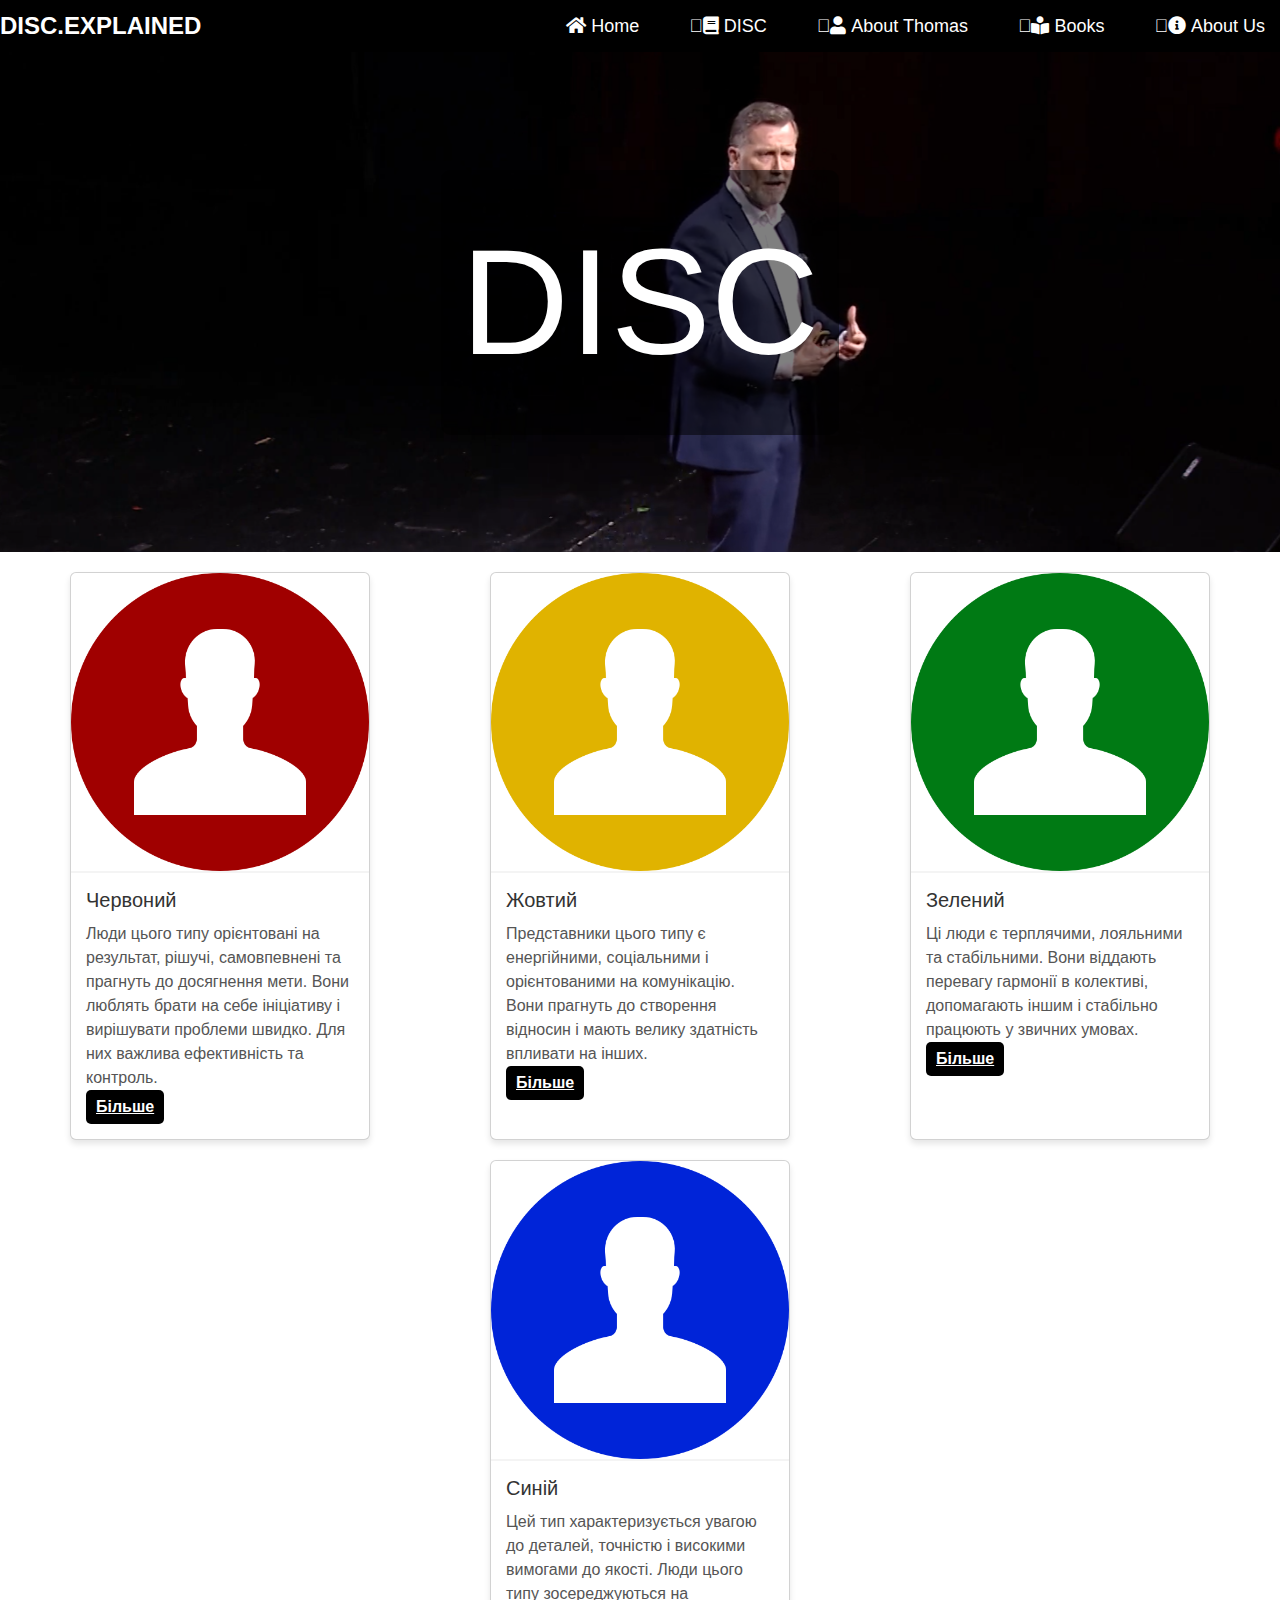
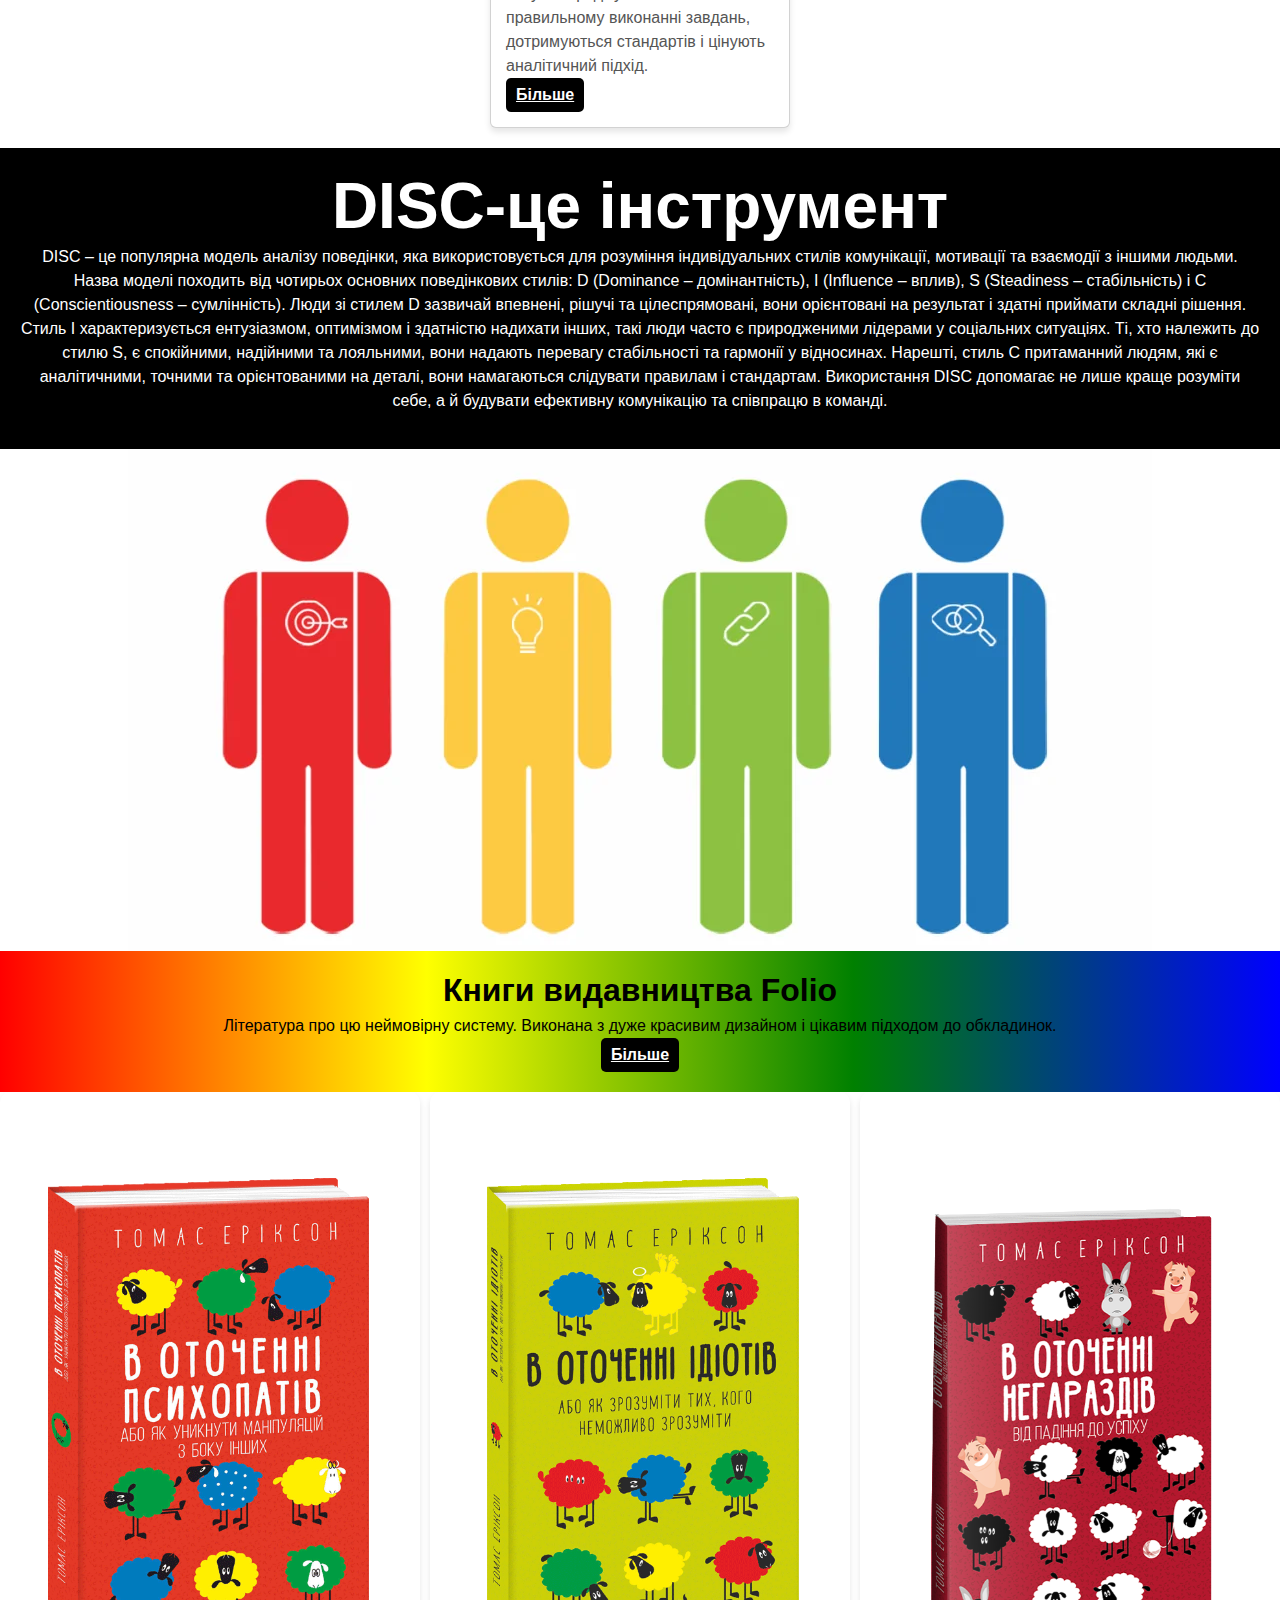
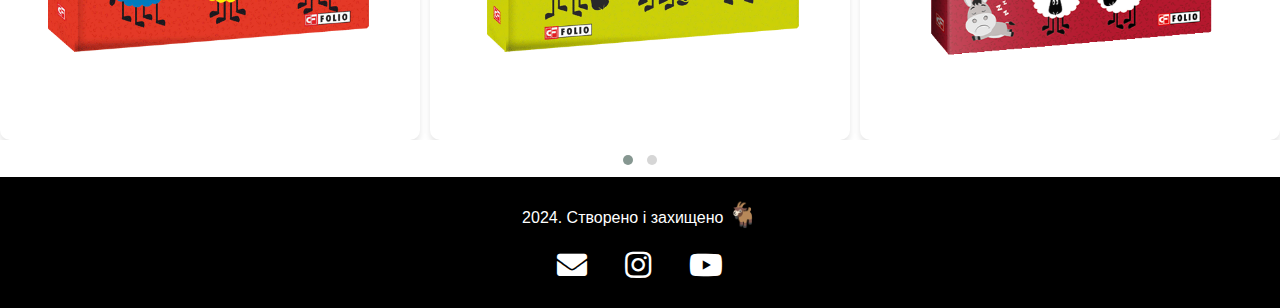
<file: index.html>
<!DOCTYPE html>
<html lang="ua">
<head>

    <meta charset="UTF-8">
    <meta name="viewport" content="width=device-width, initial-scale=1.0">
    <title>DISC.exe</title>    
    <link rel="stylesheet" href="style.css">
    <link href="https://cdn.jsdelivr.net/npm/bootstrap@5.3.0/dist/css/bootstrap.min.css" rel="stylesheet">
    <link href="https://cdnjs.cloudflare.com/ajax/libs/font-awesome/6.0.0-beta3/css/all.min.css" rel="stylesheet">
    <link rel="stylesheet" href="https://cdnjs.cloudflare.com/ajax/libs/OwlCarousel2/2.3.4/assets/owl.carousel.min.css">
    <link rel="stylesheet" href="https://cdnjs.cloudflare.com/ajax/libs/OwlCarousel2/2.3.4/assets/owl.theme.default.min.css">
    <link rel="stylesheet" href="https://cdnjs.cloudflare.com/ajax/libs/font-awesome/5.15.4/css/all.min.css">
    <link rel="icon" href="img/16.png" sizes="16x16">
    <link rel="icon" href="img/32.png" sizes="32x32">
    <link rel="icon" href="img/anbg.png" sizes="192x192">
    <link rel="icon" href="img/ansm.png" sizes="512x512">
    <link rel="apple-touch-icon" href="img/app.png" sizes="180x180">
    <link rel="icon" href="favicon.ico" type="image/x-icon">

</head>

<body>

  <div class="navbar">
    <div class="site-title">DISC.explained</div>
    <ul class="nav-links">
        <li><a href="index.html"><i class="fas fa-home"></i> Home</a></li>
        <li><a href="disc.html" class="disc-link"><i class="fas fa-book"></i> DISC</a></li>
        <li><a href="thomas.html" class="thomas-link"><i class="fas fa-user"></i> About Thomas</a></li>
        <li><a href="book.html" class="books-link"><i class="fas fa-book-reader"></i> Books</a></li>
        <li><a href="about.html" class="about-link"><i class="fas fa-info-circle"></i> About Us</a></li>
    </ul>
</div>
  
    <div class="main-header">
      <div class="header-title">DISC</div>
  </div>

    <div class="content-container">
      <div class="card">
          <img src="img/red.png" alt="Example Image">
          <div class="card-content">
              <h3>Червоний</h3>
              <p>Люди цього типу орієнтовані на результат, рішучі, самовпевнені та прагнуть до досягнення мети. Вони люблять брати на себе ініціативу і вирішувати проблеми швидко. Для них важлива ефективність та контроль.</p>
              <a href="disc.html" class="btn-link">Більше</a>
          </div>
      </div>
      <div class="card">
          <img src="img/yellow.png" alt="Example Image">
          <div class="card-content">
              <h3>Жовтий</h3>
              <p>Представники цього типу є енергійними, соціальними і орієнтованими на комунікацію. Вони прагнуть до створення відносин і мають велику здатність впливати на інших.</p>
              <a href="disc.html" class="btn-link">Більше</a>
          </div>
      </div>
      <div class="card">
          <img src="img/green.png" alt="Example Image">
          <div class="card-content">
              <h3>Зелений</h3>
              <p>Ці люди є терплячими, лояльними та стабільними. Вони віддають перевагу гармонії в колективі, допомагають іншим і стабільно працюють у звичних умовах.</p>
              <a href="disc.html" class="btn-link">Більше</a>
          </div>
      </div>
      <div class="card">
        <img src="img/blue.png" alt="Example Image">
        <div class="card-content">
            <h3>Синій</h3>
            <p>Цей тип характеризується увагою до деталей, точністю і високими вимогами до якості. Люди цього типу зосереджуються на правильному виконанні завдань, дотримуються стандартів і цінують аналітичний підхід.</p>
            <a href="disc.html" class="btn-link">Більше</a>
        </div>
    </div>
  </div>

  <div class="black-line">
    <h1>DISC-це інструмент</h1>
    <p>DISC – це популярна модель аналізу поведінки, яка використовується для розуміння індивідуальних стилів комунікації, мотивації та взаємодії з іншими людьми. Назва моделі походить від чотирьох основних поведінкових стилів: D (Dominance – домінантність), I (Influence – вплив), S (Steadiness – стабільність) і C (Conscientiousness – сумлінність). Люди зі стилем D зазвичай впевнені, рішучі та цілеспрямовані, вони орієнтовані на результат і здатні приймати складні рішення. Стиль I характеризується ентузіазмом, оптимізмом і здатністю надихати інших, такі люди часто є природженими лідерами у соціальних ситуаціях. Ті, хто належить до стилю S, є спокійними, надійними та лояльними, вони надають перевагу стабільності та гармонії у відносинах. Нарешті, стиль C притаманний людям, які є аналітичними, точними та орієнтованими на деталі, вони намагаються слідувати правилам і стандартам. Використання DISC допомагає не лише краще розуміти себе, а й будувати ефективну комунікацію та співпрацю в команді.</p>
</div>
<div style="text-align: center;">
<img src="img/aboba.webp" alt="Тут мало бути фото">
</div>

  <div class="gradient-line">
    <h1>Книги видавництва Folio</h1>
    <p>Література про цю неймовірну систему. Виконана з дуже красивим дизайном і цікавим підходом до обкладинок.</p>
    <a href="book.html" class="btn-link">Більше</a>
</div>

  <div class="owl-carousel owl-theme">
    <div class="item"><img src="img/a.png" alt="Фото A"></div>
    <div class="item"><img src="img/b.png" alt="Фото B"></div>
    <div class="item"><img src="img/c.png" alt="Фото C"></div>
    <div class="item"><img src="img/d.png" alt="Фото D"></div>
    <div class="item"><img src="img/e.png" alt="Фото E"></div>
    <div class="item"><img src="img/f.png" alt="Фото F"></div>
</div>

<script src="https://cdnjs.cloudflare.com/ajax/libs/jquery/3.6.4/jquery.min.js"></script>
<script src="https://cdnjs.cloudflare.com/ajax/libs/OwlCarousel2/2.3.4/owl.carousel.min.js"></script>
<script>
    $(document).ready(function(){
        $(".owl-carousel").owlCarousel({
            loop: true,                // Зациклення каруселі
            margin: 10,                // Відступи між слайдами
            nav: false,                // Вимкнення кнопок навігації
            autoplay: true,            // Увімкнення автопрокрутки
            autoplayTimeout: 3000,     // Час між слайдами (3 секунди)
            autoplayHoverPause: false, // Не зупиняти при наведенні
            responsive: {
                0: { items: 1 },       // 1 елемент для малих екранів
                600: { items: 2 },     // 2 елементи для середніх екранів
                1000: { items: 3 }     // 3 елементи для великих екранів
            }
        });
    });
</script>

<footer class="footer">
  <div class="footer-text">
      <p>2024. Створено і захищено <span class="goat-emoji">🐐</span></p>
  </div>
  <div class="footer-icons">
      <a href="mailto:vladyslav.dudych.pp.2023@lpnu.ua" class="footer-icon">
          <i class="fas fa-envelope"></i>
      </a>
      <a href="https://www.instagram.com/thomaseriksonwriter/?hl=ua" target="_blank" class="footer-icon">
          <i class="fab fa-instagram"></i>
      </a>
      <a href="https://www.youtube.com/results?search_query=DISC+" target="_blank" class="footer-icon">
          <i class="fab fa-youtube"></i>
      </a>
  </div>
</footer>
</body>
</html>
</file>
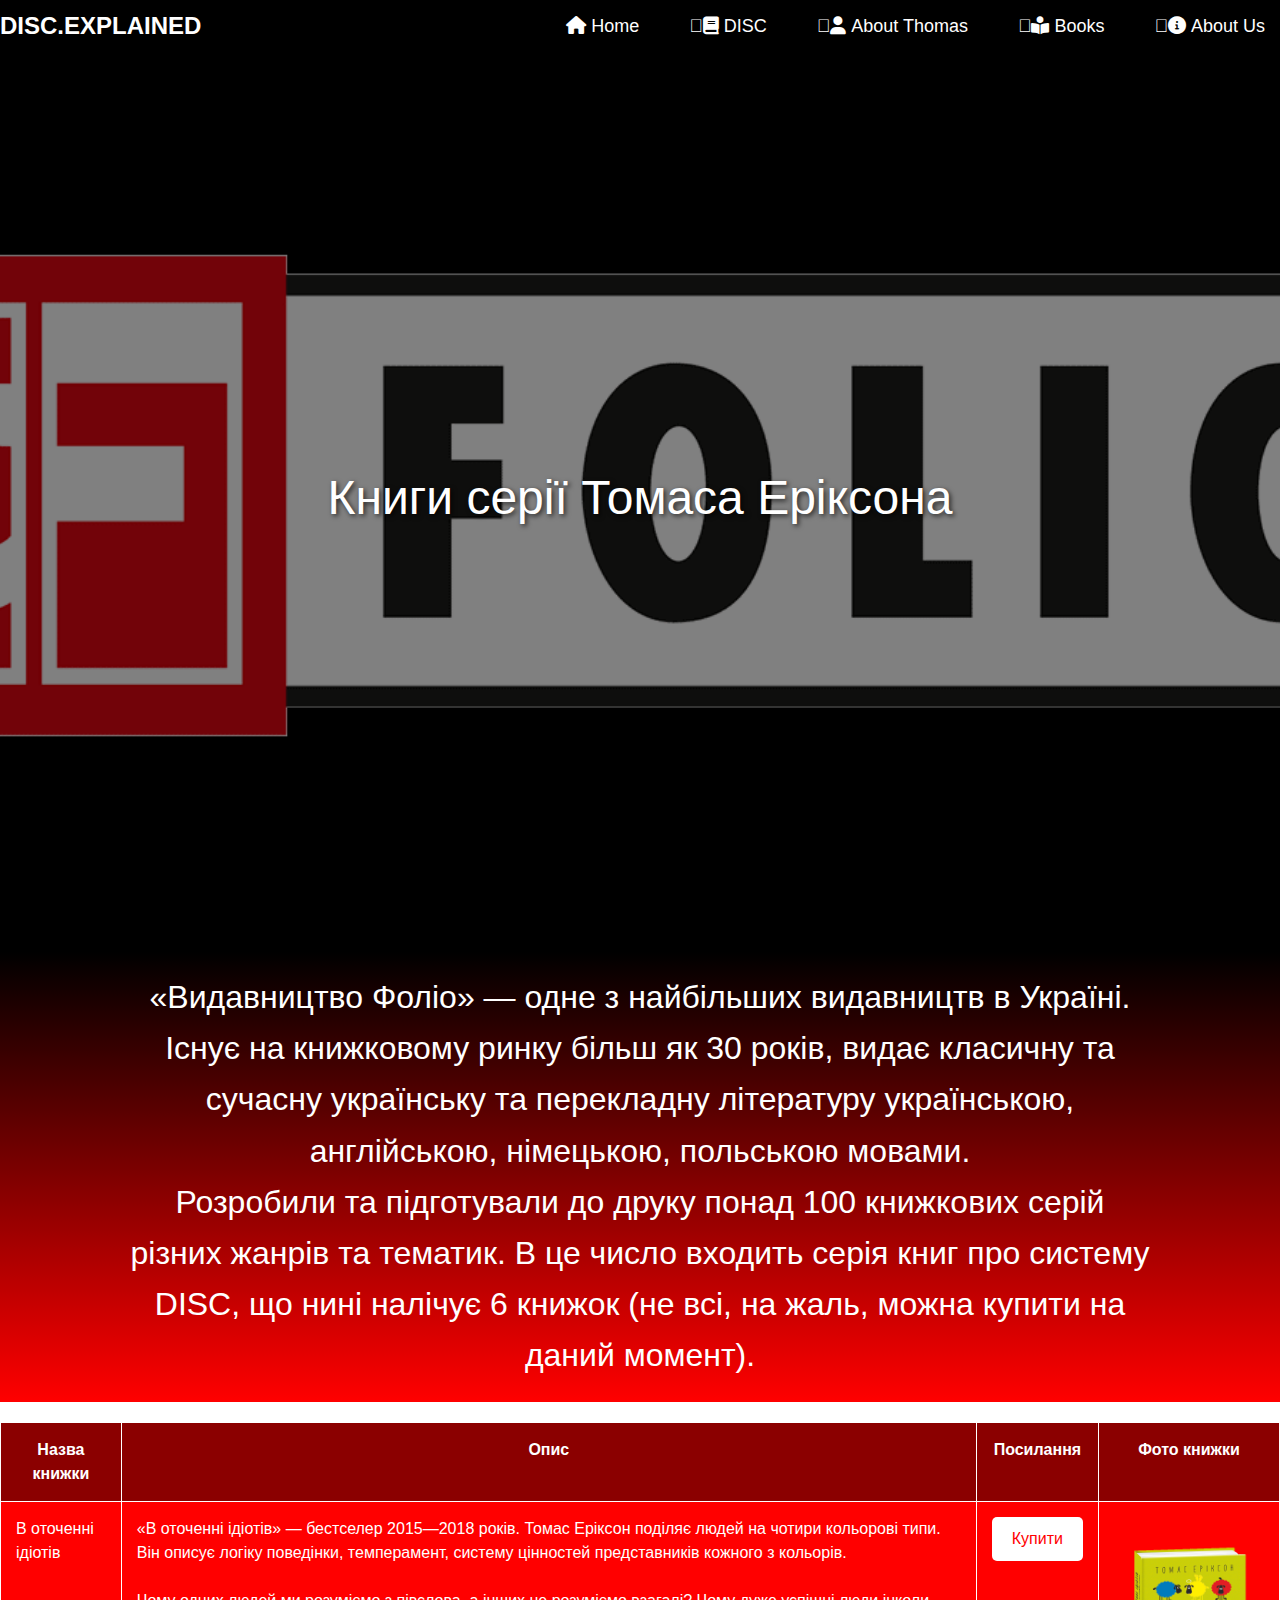
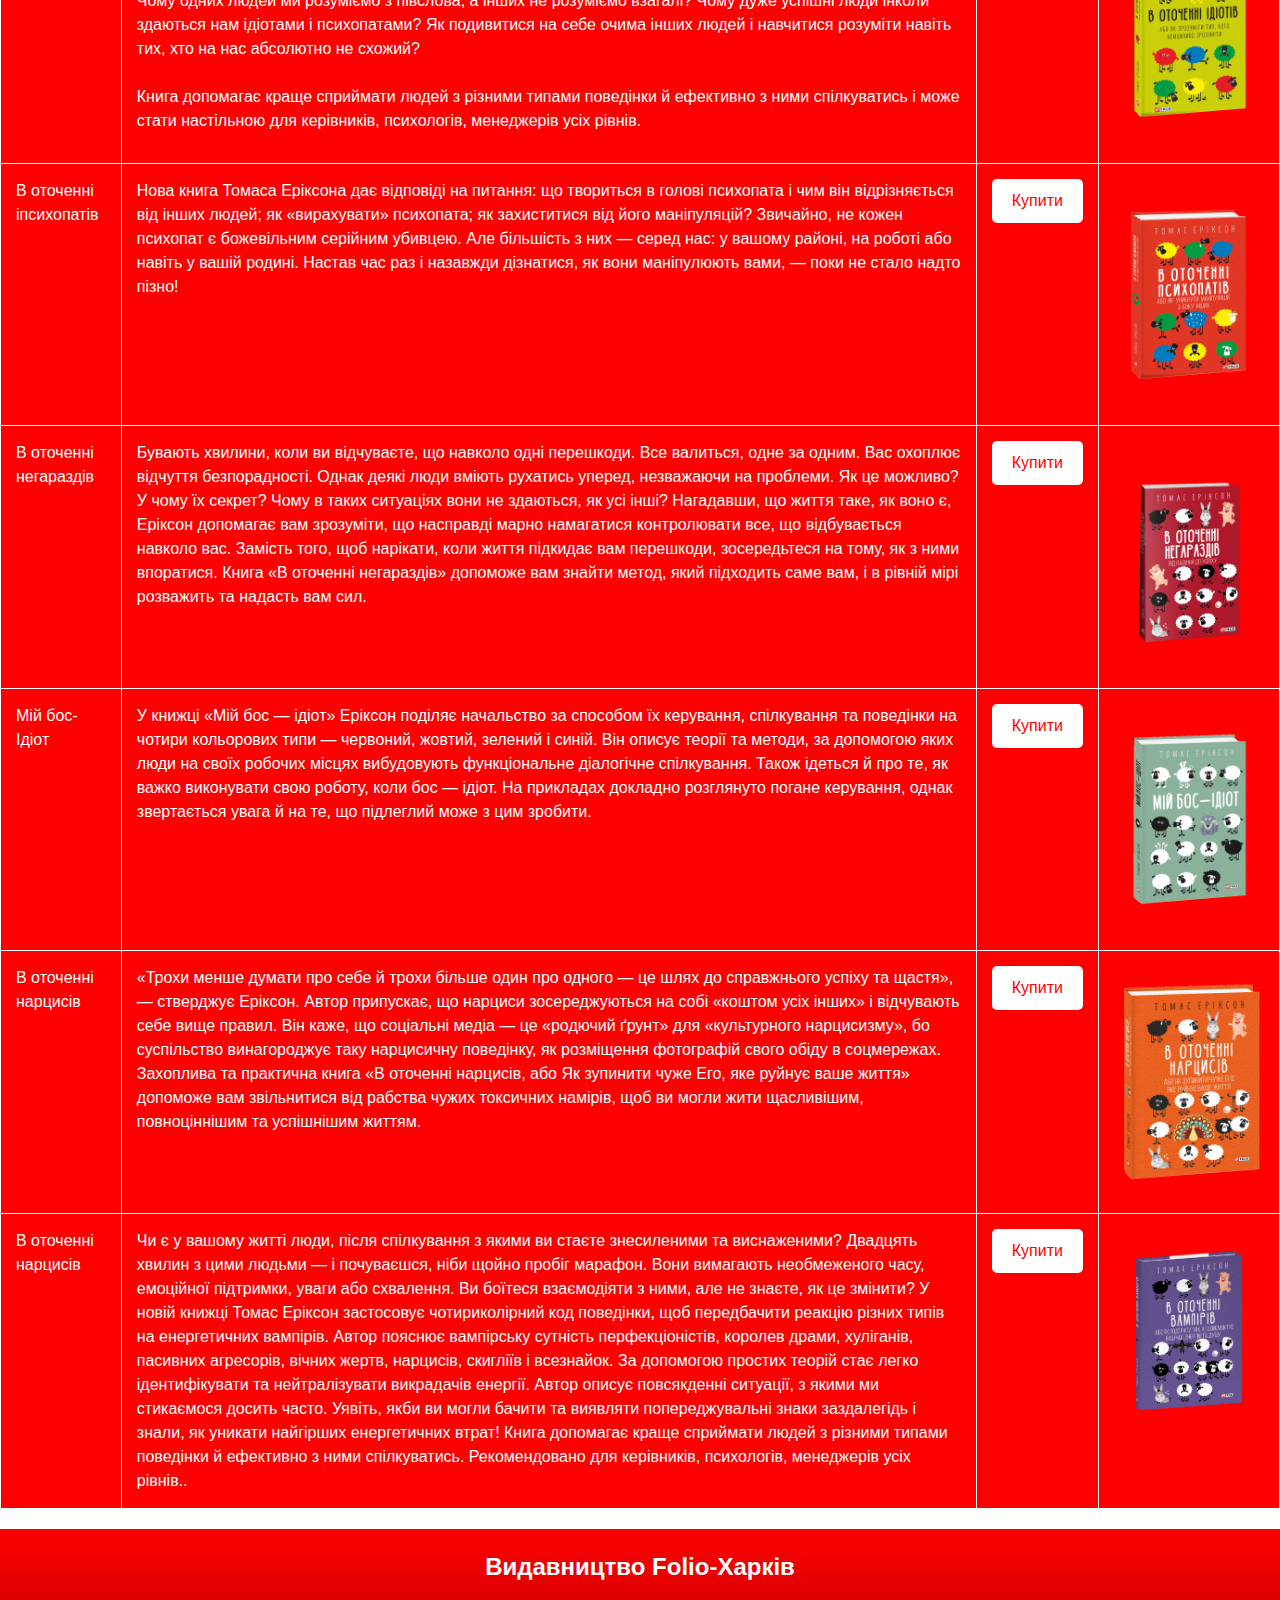
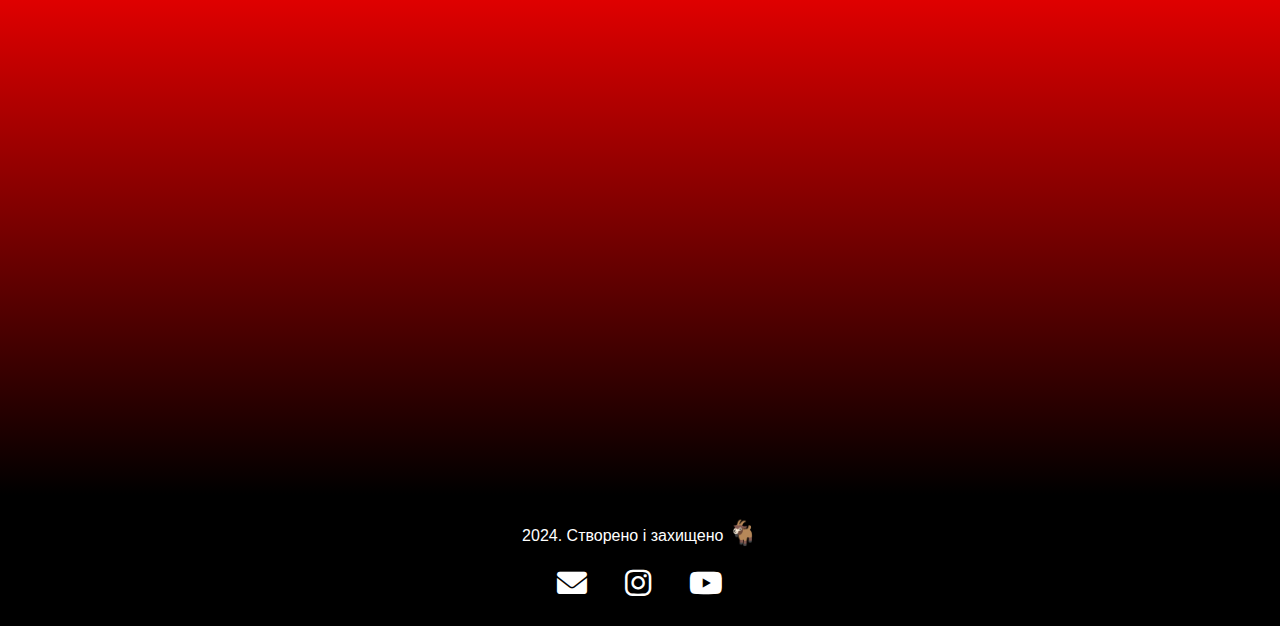
<file: book.html>
<!DOCTYPE html>
<html lang="ua">
<head>
    <meta charset="UTF-8">
    <meta name="viewport" content="width=device-width, initial-scale=1.0">
    <title>DISC.exe</title>    
    <link rel="stylesheet" href="style.css">
    <link href="https://cdn.jsdelivr.net/npm/bootstrap@5.3.0/dist/css/bootstrap.min.css" rel="stylesheet">
    <link href="https://cdnjs.cloudflare.com/ajax/libs/font-awesome/6.0.0-beta3/css/all.min.css" rel="stylesheet">
    <link rel="stylesheet" href="https://cdnjs.cloudflare.com/ajax/libs/OwlCarousel2/2.3.4/assets/owl.carousel.min.css">
    <link rel="stylesheet" href="https://cdnjs.cloudflare.com/ajax/libs/OwlCarousel2/2.3.4/assets/owl.theme.default.min.css">
    <link rel="icon" href="img/16.png" sizes="16x16">
    <link rel="icon" href="img/32.png" sizes="32x32">
    <link rel="icon" href="img/anbg.png" sizes="192x192">
    <link rel="icon" href="img/ansm.png" sizes="512x512">
    <link rel="apple-touch-icon" href="img/app.png" sizes="180x180">
    <link rel="icon" href="favicon.ico" type="image/x-icon">
</head>
<body>
    <div class="navbar">
        <div class="site-title">DISC.explained</div>
        <ul class="nav-links">
            <li><a href="index.html"><i class="fas fa-home"></i> Home</a></li>
            <li><a href="disc.html" class="disc-link"><i class="fas fa-book"></i> DISC</a></li>
            <li><a href="thomas.html" class="thomas-link"><i class="fas fa-user"></i> About Thomas</a></li>
            <li><a href="book.html" class="books-link"><i class="fas fa-book-reader"></i> Books</a></li>
            <li><a href="about.html" class="about-link"><i class="fas fa-info-circle"></i> About Us</a></li>
        </ul>
    </div>    
</head>
<body>
    <div class="unique-container-thomas-erikson">
        <img src="img/folio.png" alt="Фонова картинка">
        <h1>Книги серії Томаса Еріксона</h1>
    </div>

    <div class="unique-divider-section">
        <p>«Видавництво Фоліо» — одне з найбільших видавництв в Україні. Існує на книжковому ринку більш як 30 років, видає класичну та сучасну українську та перекладну літературу українською, англійською, німецькою, польською мовами. 
        <br>Розробили та підготували до друку понад 100 книжкових серій різних жанрів та тематик. В це число входить серія книг про систему DISC, що нині налічує 6 книжок (не всі, на жаль, можна купити на даний момент).</p>
    </div>

    <table class="unique-book-table">
        <tr>
            <th>Назва книжки</th>
            <th>Опис</th>
            <th>Посилання</th>
            <th>Фото книжки</th>
        </tr>
        <tr>
            <td>В оточенні ідіотів</td>
            <td>«В оточенні ідіотів» — бестселер 2015—2018 років. Томас Еріксон поділяє людей на чотири кольорові типи. Він описує логіку поведінки, темперамент, систему цінностей представників кожного з кольорів.<br><br>
            Чому одних людей ми розуміємо з півслова, а інших не розуміємо взагалі? Чому дуже успішні люди інколи здаються нам ідіотами і психопатами? Як подивитися на себе очима інших людей і навчитися розуміти навіть тих, хто на нас абсолютно не схожий?<br><br>
            Книга допомагає краще сприймати людей з різними типами поведінки й ефективно з ними спілкуватись і може стати настільною для керівників, психологів, менеджерів усіх рівнів.</td>
            <td>
                <a href="https://www.yakaboo.ua/ua/v-otochenni-idiotiv-abo-jak-zrozumiti-tih-kogo-nemozhlivo-zrozumiti.html?srsltid=AfmBOopXQtY1Yz7uu-MtFnklWYyvxbTDP9lftXXUPFhr97uEay1FTPSZ" class="unique-buy-button" target="_blank">
                    Купити
                </a>
            </td>
            <td><img src="img/b.png" alt="В оточенні ідіотів"></td>
        </tr>

        <tr>
            <td>В оточенні іпсихопатів</td>
            <td>Нова книга Томаса Еріксона дає відповіді на питання: що твориться в голові психопата і чим він відрізняється від інших людей; як «вирахувати» психопата; як захиститися від його маніпуляцій?

                Звичайно, не кожен психопат є божевільним серійним убивцею. Але більшість  з них — серед нас: у вашому районі, на роботі або навіть у вашій родині. Настав час раз і назавжди дізнатися, як вони маніпулюють вами, — поки не стало надто пізно!</td>
            <td>
                <a href="https://www.yakaboo.ua/ua/v-otochenni-psihopativ-abo-jak-uniknuti-manipuljacij-z-boku-inshih-983012.html?gad_source=1&gclid=Cj0KCQiAgJa6BhCOARIsAMiL7V-40NkW0RcVYTC3SETNzej75B0ufNdmWN9-1XXeqj9ib7nucnLK7NwaAmyQEALw_wcB" class="unique-buy-button" target="_blank">
                    Купити
                </a>
            </td>
            <td><img src="img/a.png" alt="В оточенні психопатів"></td>
        </tr>

        <tr>
            <td>В оточенні негараздів</td>
            <td>Бувають хвилини, коли ви відчуваєте, що навколо одні перешкоди. Все валиться, одне за одним. Вас охоплює відчуття безпорадності. Однак деякі люди вміють рухатись уперед, незважаючи на проблеми. Як це можливо? У чому їх секрет? Чому в таких ситуаціях вони не здаються, як усі інші?
                Нагадавши, що життя таке, як воно є, Еріксон допомагає вам зрозуміти, що насправді марно намагатися контролювати все, що відбувається навколо вас. Замість того, щоб нарікати, коли життя підкидає вам перешкоди, зосередьтеся на тому, як з ними впоратися. Книга «В оточенні негараздів» допоможе вам знайти метод, який підходить саме вам, і в рівній мірі розважить та надасть вам сил.
            </td>
            <td>
                <a href="https://www.yakaboo.ua/ua/v-otochenni-negarazdiv-vid-padinnja-do-uspihu.html?gad_source=1&gclid=Cj0KCQiAgJa6BhCOARIsAMiL7V-7wLj3NK8wBYq0s7lmX654wpQ6mjY7eK2uVhhyKybvJeFoo2hd0JYaAr5BEALw_wcB" class="unique-buy-button" target="_blank">
                    Купити
                </a>
            </td>
            <td><img src="img/c.png" alt="В оточенні негараздів"></td>
        </tr>

        <tr>
            <td>Мій бос-Ідіот</td>
            <td>У книжці «Мій бос — ідіот» Еріксон поділяє начальство за способом їх керування, спілкування та поведінки на чотири кольорових типи — червоний, жовтий, зелений і синій. Він описує теорії та методи, за допомогою яких люди на своїх робочих місцях вибудовують функціональне діалогічне спілкування.

                Також ідеться й про те, як важко виконувати свою роботу, коли бос — ідіот. На прикладах докладно розглянуто погане керування, однак звертається увага й на те, що підлеглий може з цим зробити.</td>
            <td>
                <a href="https://www.yakaboo.ua/ua/mij-bos-idiot.html?gad_source=1&gclid=Cj0KCQiAgJa6BhCOARIsAMiL7V-8CEjbjBvkKJs9ZufAplhHNmT2Jp_-4xF7RgYlMHPbz5mlsnNlk_gaAr1tEALw_wcB" class="unique-buy-button" target="_blank">
                    Купити
                </a>
            </td>
            <td><img src="img/f.png" alt="Мій бос-Ідіот"></td>
        </tr>

        <tr>
            <td>В оточенні нарцисів</td>
            <td>«Трохи менше думати про себе й трохи більше один про одного — це шлях до справжнього успіху та щастя», — стверджує Еріксон. Автор припускає, що нарциси зосереджуються на собі «коштом усіх інших» і відчувають себе вище правил. Він каже, що соціальні медіа — це «родючий ґрунт» для «культурного нарцисизму», бо суспільство винагороджує таку нарцисичну поведінку, як розміщення фотографій свого обіду в соцмережах. 

                Захоплива та практична книга «В оточенні нарцисів, або Як зупинити чуже Его, яке руйнує ваше життя» допоможе вам звільнитися від рабства чужих токсичних намірів, щоб ви могли жити щасливішим, повноціннішим та успішнішим життям.</td>
            <td>
                <a href="https://www.yakaboo.ua/ua/v-otochenni-narcisiv.html?gad_source=1&gclid=Cj0KCQiAgJa6BhCOARIsAMiL7V9mkdN1aPmKFCx541sz8xvQjjeWbw9ikACxvHqDsogTt0xVtpRR_jkaApJ9EALw_wcB" class="unique-buy-button" target="_blank">
                    Купити
                </a>
            </td>
            <td><img src="img/d.png" alt="В оточенні вампірів"></td>
        </tr>

        <tr>
            <td>В оточенні нарцисів</td>
            <td>Чи є у вашому житті люди, після спілкування з якими ви стаєте знесиленими та виснаженими? Двадцять хвилин з цими людьми — і почуваєшся, ніби щойно пробіг марафон. Вони вимагають необмеженого часу, емоційної підтримки, уваги або схвалення. Ви боїтеся взаємодіяти з ними, але не знаєте, як це змінити?

                У новій книжці Томас Еріксон застосовує чотириколірний код поведінки, щоб передбачити реакцію різних типів на енергетичних вампірів. Автор пояснює вампірську сутність перфекціоністів, королев драми, хуліганів, пасивних агресорів, вічних жертв, нарцисів, скигліїв і всезнайок. За допомогою простих теорій стає легко ідентифікувати та нейтралізувати викрадачів енергії. Автор описує повсякденні ситуації, з якими ми стикаємося досить часто. Уявіть, якби ви могли бачити та виявляти попереджувальні знаки заздалегідь і знали, як уникати найгірших енергетичних втрат!
                
                Книга допомагає краще сприймати людей з різними типами поведінки й ефективно з ними спілкуватись. Рекомендовано для керівників, психологів, менеджерів усіх рівнів..</td>
            <td>
                <a href="https://folio.com.ua/books/V-otochenni-vampiriv-abo-Yak-podolati-tih-hto-vismoktuie-vash-chas?srsltid=AfmBOopVuQuL22VjPhostn6nXtaY3ywpEPGqGvEO5djMUaYlzLrcJ9jH" class="unique-buy-button" target="_blank">
                    Купити
                </a>
            </td>
            <td><img src="img/e.png" alt="В оточенні вампірів"></td>
        </tr>

    </table>

    <div class="unique-gradient-map-section">
        <div class="unique-gradient-text">Видавництво Folio-Харків</div>
        <iframe 
            src="https://www.google.com/maps/embed?pb=!1m18!1m12!1m3!1d3195.888727024105!2d36.2305884!3d49.997751!2m3!1f0!2f0!3f0!3m2!1i1024!2i768!4f13.1!3m3!1m2!1s0x4127a0e45736a331%3A0x4290dd57aa795d6d!2z0KLQntCSIMKr0JLQuNC00LDQstC90LjRhtGC0LLQviDQpNC-0LvRltC-wrs!5e1!3m2!1suk!2sua!4v1732666858535!5m2!1suk!2sua" 
            width="600" 
            height="450" 
            style="border:0;" 
            allowfullscreen="" 
            loading="lazy" 
            referrerpolicy="no-referrer-when-downgrade">
        </iframe>
    </div>

    <footer class="footer">
        <div class="footer-text">
            <p>2024. Створено і захищено <span class="goat-emoji">🐐</span></p>
        </div>
        <div class="footer-icons">
            <a href="mailto:vladyslav.dudych.pp.2023@lpnu.ua" class="footer-icon">
                <i class="fas fa-envelope"></i>
            </a>
            <a href="https://www.instagram.com/thomaseriksonwriter/?hl=ua" target="_blank" class="footer-icon">
                <i class="fab fa-instagram"></i>
            </a>
            <a href="https://www.youtube.com/results?search_query=DISC+" target="_blank" class="footer-icon">
                <i class="fab fa-youtube"></i>
            </a>
        </div>
      </footer>

</body>
</html>
</file>
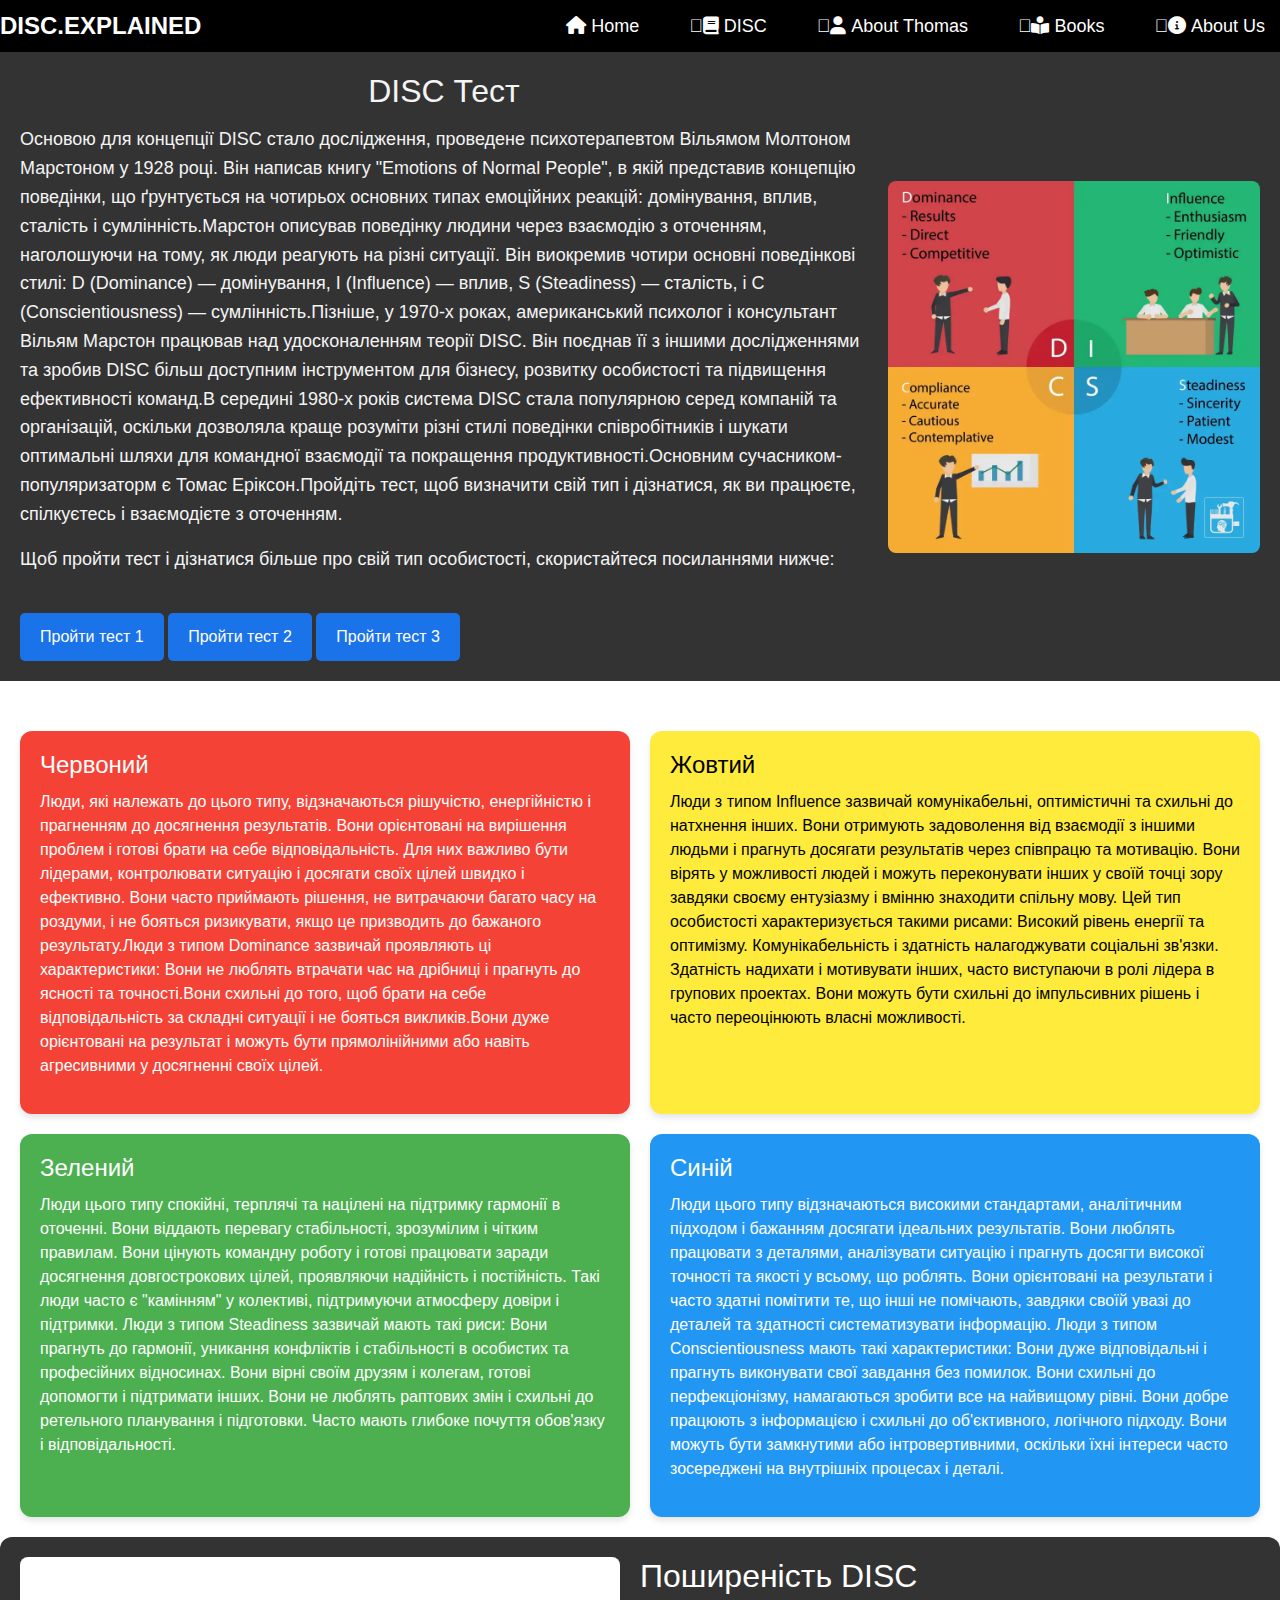
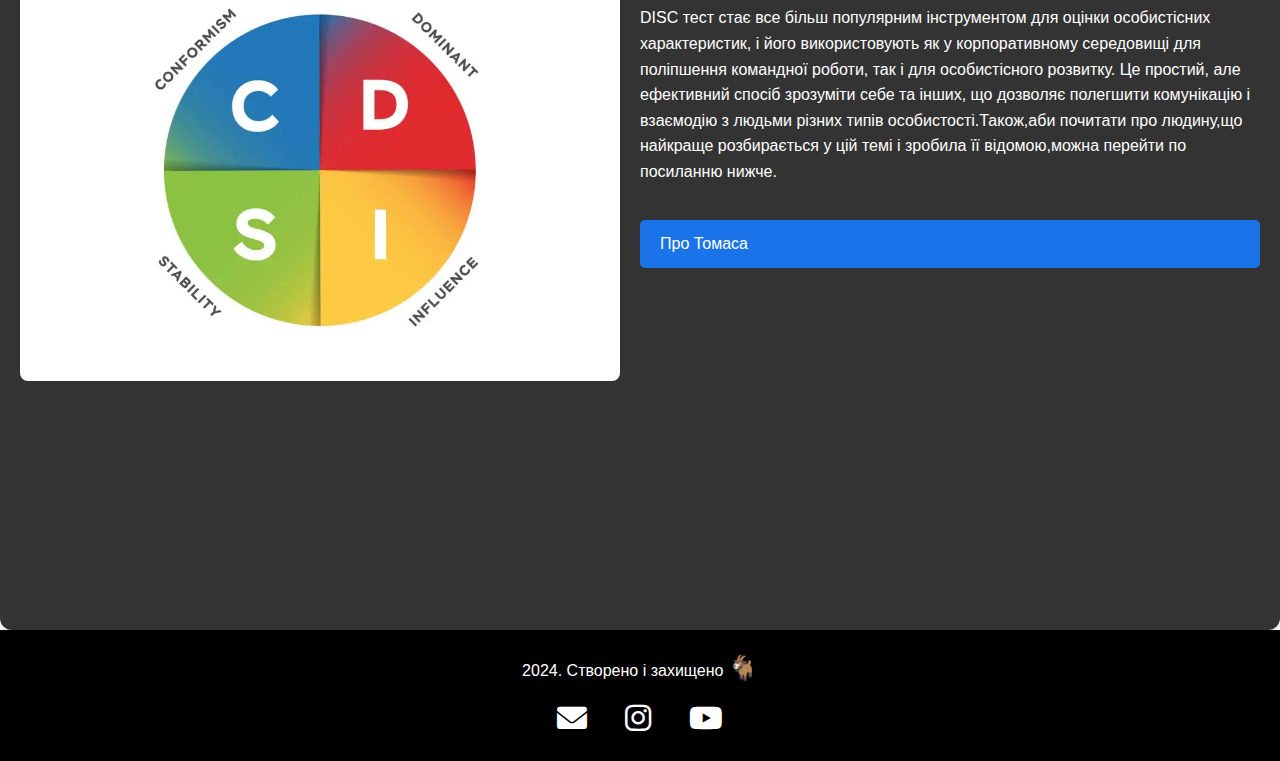
<file: disc.html>
<!DOCTYPE html>
<html lang="ua">
<head>
    <meta charset="UTF-8">
    <meta name="viewport" content="width=device-width, initial-scale=1.0">
    <title>DISC.exe</title>    
    <link rel="stylesheet" href="style.css">
    <link href="https://cdn.jsdelivr.net/npm/bootstrap@5.3.0/dist/css/bootstrap.min.css" rel="stylesheet">
    <link href="https://cdnjs.cloudflare.com/ajax/libs/font-awesome/6.0.0-beta3/css/all.min.css" rel="stylesheet">
    <link rel="icon" href="img/16.png" sizes="16x16">
    <link rel="icon" href="img/32.png" sizes="32x32">
    <link rel="icon" href="img/anbg.png" sizes="192x192">
    <link rel="icon" href="img/ansm.png" sizes="512x512">
    <link rel="apple-touch-icon" href="img/app.png" sizes="180x180">
    <link rel="icon" href="favicon.ico" type="image/x-icon">
</head>
<body>
    <div class="navbar">
        <div class="site-title">DISC.explained</div>
        <ul class="nav-links">
            <li><a href="index.html"><i class="fas fa-home"></i> Home</a></li>
            <li><a href="disc.html" class="disc-link"><i class="fas fa-book"></i> DISC</a></li>
            <li><a href="thomas.html" class="thomas-link"><i class="fas fa-user"></i> About Thomas</a></li>
            <li><a href="book.html" class="books-link"><i class="fas fa-book-reader"></i> Books</a></li>
            <li><a href="about.html" class="about-link"><i class="fas fa-info-circle"></i> About Us</a></li>
        </ul>
    </div>

    <div class="main-container">
        <div class="main-text">
            <h1>DISC Тест</h1>
            <p>Основою для концепції DISC стало дослідження, проведене психотерапевтом Вільямом Молтоном Марстоном у 1928 році. Він написав книгу "Emotions of Normal People", в якій представив концепцію поведінки, що ґрунтується на чотирьох основних типах емоційних реакцій: домінування, вплив, сталість і сумлінність.Марстон описував поведінку людини через взаємодію з оточенням, наголошуючи на тому, як люди реагують на різні ситуації. Він виокремив чотири основні поведінкові стилі: D (Dominance) — домінування, I (Influence) — вплив, S (Steadiness) — сталість, і C (Conscientiousness) — сумлінність.Пізніше, у 1970-х роках, американський психолог і консультант Вільям Марстон працював над удосконаленням теорії DISC. Він поєднав її з іншими дослідженнями та зробив DISC більш доступним інструментом для бізнесу, розвитку особистості та підвищення ефективності команд.В середині 1980-х років система DISC стала популярною серед компаній та організацій, оскільки дозволяла краще розуміти різні стилі поведінки співробітників і шукати оптимальні шляхи для командної взаємодії та покращення продуктивності.Основним сучасником-популяризаторм є Томас Еріксон.Пройдіть тест, щоб визначити свій тип і дізнатися, як ви працюєте, спілкуєтесь і взаємодієте з оточенням.</p>
            <p>Щоб пройти тест і дізнатися більше про свій тип особистості, скористайтеся посиланнями нижче:</p>
            <div class="tests-link">
            </div>
            <a href="https://discpersonalitytesting.com/free-disc-test/" class="animated-button" target="_blank">Пройти тест 1</a>
            <a href="https://www.123test.com/disc-personality-test/" class="animated-button" target="_blank">Пройти тест 2</a>
            <a href="https://www.123test.com/disc-personality-test/" class="animated-button" target="_blank">Пройти тест 3</a>
        </div>
        <div class="image-container">
            <img src="img/2.webp" alt="DISC Test Image">
        </div>
    </div>

    <div class="color-containers">
        <div class="color-container red">
            <h2>Червоний</h2>
            <p>Люди, які належать до цього типу, відзначаються рішучістю, енергійністю і прагненням до досягнення результатів. Вони орієнтовані на вирішення проблем і готові брати на себе відповідальність. Для них важливо бути лідерами, контролювати ситуацію і досягати своїх цілей швидко і ефективно. Вони часто приймають рішення, не витрачаючи багато часу на роздуми, і не бояться ризикувати, якщо це призводить до бажаного результату.Люди з типом Dominance зазвичай проявляють ці характеристики: Вони не люблять втрачати час на дрібниці і прагнуть до ясності та точності.Вони схильні до того, щоб брати на себе відповідальність за складні ситуації і не бояться викликів.Вони дуже орієнтовані на результат і можуть бути прямолінійними або навіть агресивними у досягненні своїх цілей.</p>
        </div>
        <div class="color-container yellow">
            <h2>Жовтий</h2>
            <p>Люди з типом Influence зазвичай комунікабельні, оптимістичні та схильні до натхнення інших. Вони отримують задоволення від взаємодії з іншими людьми і прагнуть досягати результатів через співпрацю та мотивацію. Вони вірять у можливості людей і можуть переконувати інших у своїй точці зору завдяки своєму ентузіазму і вмінню знаходити спільну мову. Цей тип особистості характеризується такими рисами: Високий рівень енергії та оптимізму. Комунікабельність і здатність налагоджувати соціальні зв'язки. Здатність надихати і мотивувати інших, часто виступаючи в ролі лідера в групових проектах. Вони можуть бути схильні до імпульсивних рішень і часто переоцінюють власні можливості.</p>
        </div>
        <div class="color-container green">
            <h2>Зелений</h2>
            <p>Люди цього типу спокійні, терплячі та націлені на підтримку гармонії в оточенні. Вони віддають перевагу стабільності, зрозумілим і чітким правилам. Вони цінують командну роботу і готові працювати заради досягнення довгострокових цілей, проявляючи надійність і постійність. Такі люди часто є "камінням" у колективі, підтримуючи атмосферу довіри і підтримки. Люди з типом Steadiness зазвичай мають такі риси: Вони прагнуть до гармонії, уникання конфліктів і стабільності в особистих та професійних відносинах. Вони вірні своїм друзям і колегам, готові допомогти і підтримати інших. Вони не люблять раптових змін і схильні до ретельного планування і підготовки. Часто мають глибоке почуття обов'язку і відповідальності.</p>
        </div>
        <div class="color-container blue">
            <h2>Синій</h2>
            <p>Люди цього типу відзначаються високими стандартами, аналітичним підходом і бажанням досягати ідеальних результатів. Вони люблять працювати з деталями, аналізувати ситуацію і прагнуть досягти високої точності та якості у всьому, що роблять. Вони орієнтовані на результати і часто здатні помітити те, що інші не помічають, завдяки своїй увазі до деталей та здатності систематизувати інформацію. Люди з типом Conscientiousness мають такі характеристики: Вони дуже відповідальні і прагнуть виконувати свої завдання без помилок. Вони схильні до перфекціонізму, намагаються зробити все на найвищому рівні. Вони добре працюють з інформацією і схильні до об'єктивного, логічного підходу. Вони можуть бути замкнутими або інтровертивними, оскільки їхні інтереси часто зосереджені на внутрішніх процесах і деталі.</p>
        </div>
    </div>

    <div class="video-text-container">
        <div class="image-section">
            <img src="img/1.webp" alt="Image">
        </div>
        <div class="text-section">
            <h2>Поширеність DISC</h2>
            <p>DISC тест стає все більш популярним інструментом для оцінки особистісних характеристик, і його використовують як у корпоративному середовищі для поліпшення командної роботи, так і для особистісного розвитку. Це простий, але ефективний спосіб зрозуміти себе та інших, що дозволяє полегшити комунікацію і взаємодію з людьми різних типів особистості.Також,аби почитати про людину,що найкраще розбирається у цій темі і зробила її відомою,можна перейти по посиланню нижче.</p>
            <a href="thomas.html" class="animated-button">Про Томаса</a>
            <div class="video-frame">
                <iframe width="100%" height="315" src="https://www.youtube.com/embed/T108wNgDpPI" title="YouTube video" frameborder="0" allow="accelerometer; autoplay; clipboard-write; encrypted-media; gyroscope; picture-in-picture" allowfullscreen></iframe>
            </div>
        </div>
    </div>

    <footer class="footer">
        <div class="footer-text">
            <p>2024. Створено і захищено <span class="goat-emoji">🐐</span></p>
        </div>
        <div class="footer-icons">
            <a href="mailto:vladyslav.dudych.pp.2023@lpnu.ua" class="footer-icon">
                <i class="fas fa-envelope"></i>
            </a>
            <a href="https://www.instagram.com/thomaseriksonwriter/?hl=ua" target="_blank" class="footer-icon">
                <i class="fab fa-instagram"></i>
            </a>
            <a href="https://www.youtube.com/results?search_query=DISC+" target="_blank" class="footer-icon">
                <i class="fab fa-youtube"></i>
            </a>
        </div>
      </footer>
</body>
</html>
</file>
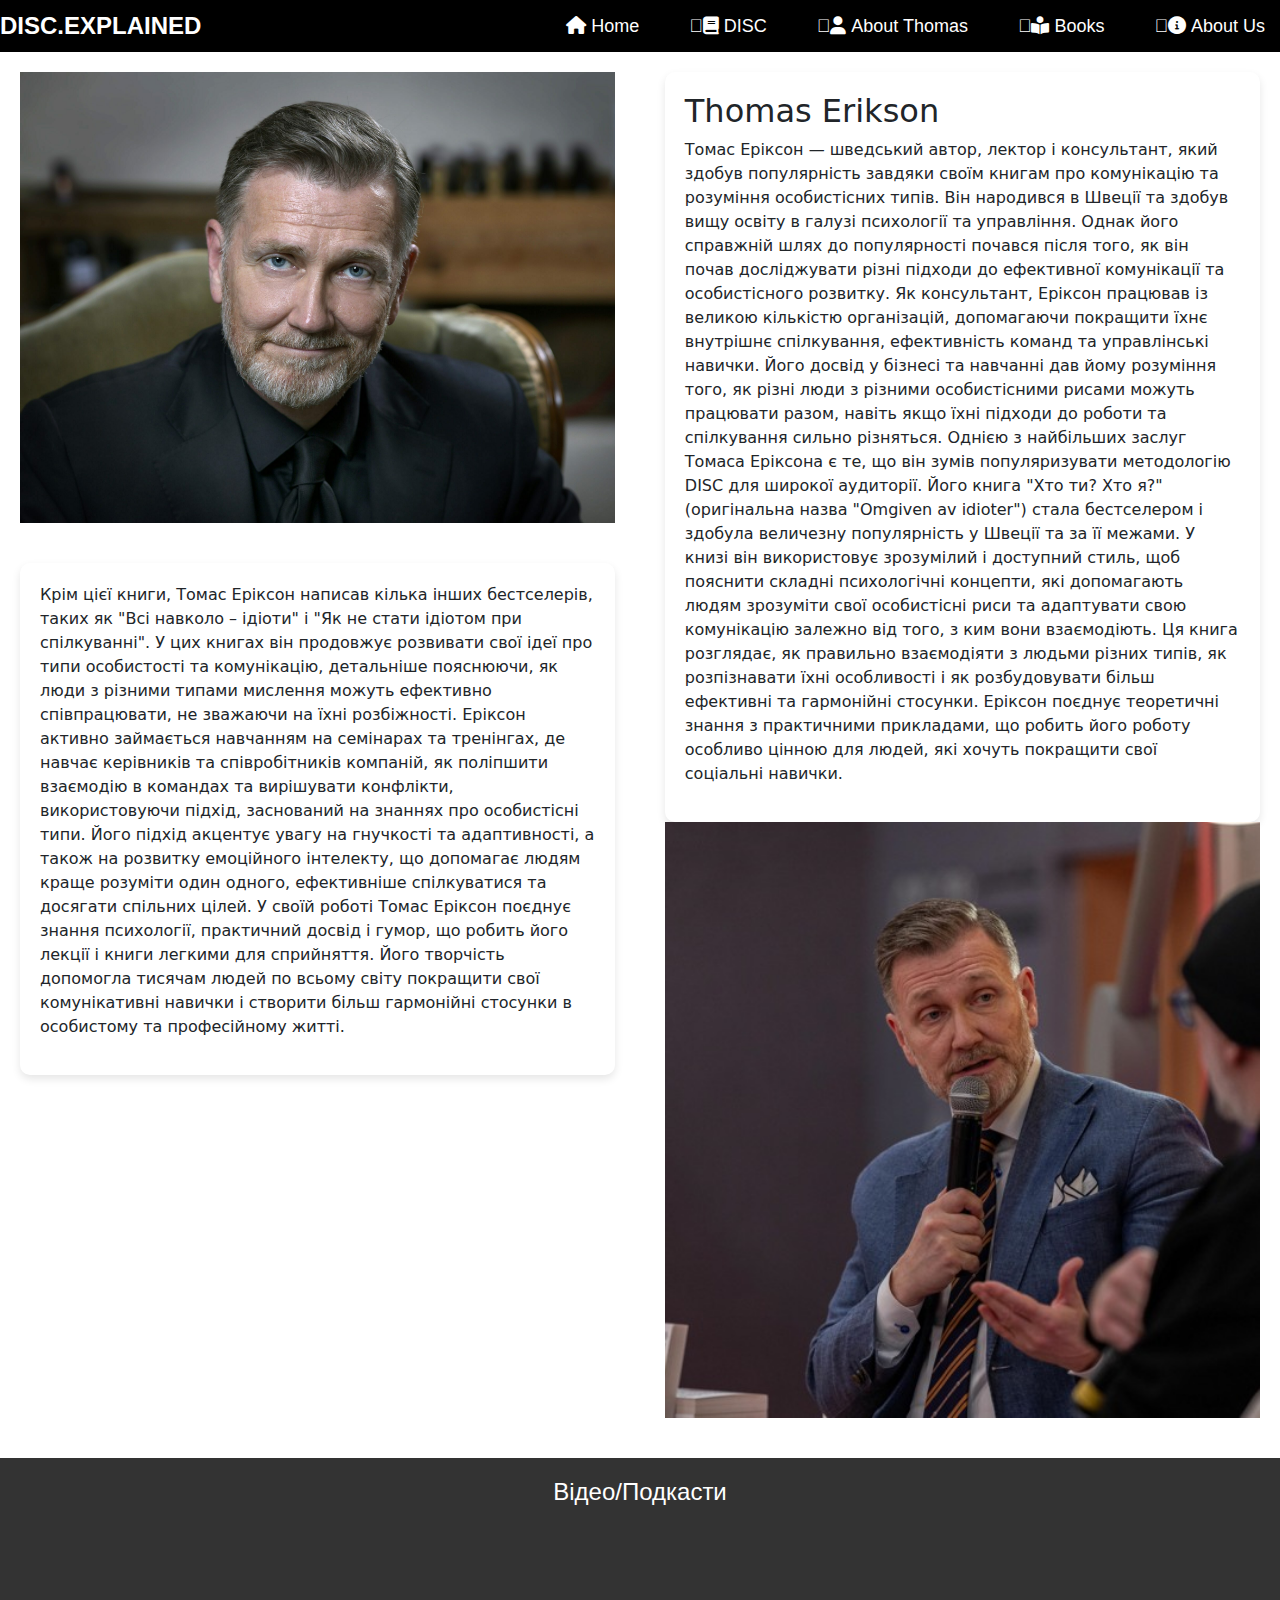
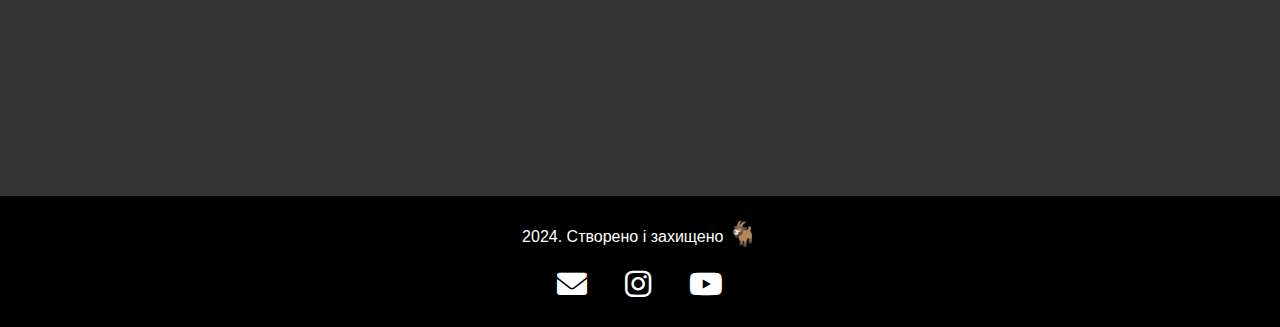
<file: thomas.html>
<!DOCTYPE html>
<html lang="ua">
<head>
    <meta charset="UTF-8">
    <meta name="viewport" content="width=device-width, initial-scale=1.0">
    <title>DISC.exe</title>    
    <link rel="stylesheet" href="style.css">
    <link href="https://cdn.jsdelivr.net/npm/bootstrap@5.3.0/dist/css/bootstrap.min.css" rel="stylesheet">
    <link href="https://cdnjs.cloudflare.com/ajax/libs/font-awesome/6.0.0-beta3/css/all.min.css" rel="stylesheet">
    <link rel="icon" href="img/16.png" sizes="16x16">
    <link rel="icon" href="img/32.png" sizes="32x32">
    <link rel="icon" href="img/anbg.png" sizes="192x192">
    <link rel="icon" href="img/ansm.png" sizes="512x512">
    <link rel="apple-touch-icon" href="img/app.png" sizes="180x180">
    <link rel="icon" href="favicon.ico" type="image/x-icon">
</head>
<body>
    <div class="navbar">
        <div class="site-title">DISC.explained</div>
        <ul class="nav-links">
            <li><a href="index.html"><i class="fas fa-home"></i> Home</a></li>
            <li><a href="disc.html" class="disc-link"><i class="fas fa-book"></i> DISC</a></li>
            <li><a href="thomas.html" class="thomas-link"><i class="fas fa-user"></i> About Thomas</a></li>
            <li><a href="book.html" class="books-link"><i class="fas fa-book-reader"></i> Books</a></li>
            <li><a href="about.html" class="about-link"><i class="fas fa-info-circle"></i> About Us</a></li>
        </ul>
    </div>    

    <div class="content-main">
        <div class="content-col-left">
            <img src="img/thomas2.jpg" alt="Thomas Erikson">
            <div class="content-container-left">
                <p>Крім цієї книги, Томас Еріксон написав кілька інших бестселерів, таких як "Всі навколо – ідіоти" і "Як не стати ідіотом при спілкуванні". У цих книгах він продовжує розвивати свої ідеї про типи особистості та комунікацію, детальніше пояснюючи, як люди з різними типами мислення можуть ефективно співпрацювати, не зважаючи на їхні розбіжності. Еріксон активно займається навчанням на семінарах та тренінгах, де навчає керівників та співробітників компаній, як поліпшити взаємодію в командах та вирішувати конфлікти, використовуючи підхід, заснований на знаннях про особистісні типи. Його підхід акцентує увагу на гнучкості та адаптивності, а також на розвитку емоційного інтелекту, що допомагає людям краще розуміти один одного, ефективніше спілкуватися та досягати спільних цілей.

У своїй роботі Томас Еріксон поєднує знання психології, практичний досвід і гумор, що робить його лекції і книги легкими для сприйняття. Його творчість допомогла тисячам людей по всьому світу покращити свої комунікативні навички і створити більш гармонійні стосунки в особистому та професійному житті.</p>
            </div>
        </div>
        <div class="content-col-right">
            <div class="content-container-right">
                <h2>Thomas Erikson</h2>
                <p>Томас Еріксон — шведський автор, лектор і консультант, який здобув популярність завдяки своїм книгам про комунікацію та розуміння особистісних типів. Він народився в Швеції та здобув вищу освіту в галузі психології та управління. Однак його справжній шлях до популярності почався після того, як він почав досліджувати різні підходи до ефективної комунікації та особистісного розвитку. Як консультант, Еріксон працював із великою кількістю організацій, допомагаючи покращити їхнє внутрішнє спілкування, ефективність команд та управлінські навички. Його досвід у бізнесі та навчанні дав йому розуміння того, як різні люди з різними особистісними рисами можуть працювати разом, навіть якщо їхні підходи до роботи та спілкування сильно різняться.

                    Однією з найбільших заслуг Томаса Еріксона є те, що він зумів популяризувати методологію DISC для широкої аудиторії. Його книга "Хто ти? Хто я?" (оригінальна назва "Omgiven av idioter") стала бестселером і здобула величезну популярність у Швеції та за її межами. У книзі він використовує зрозумілий і доступний стиль, щоб пояснити складні психологічні концепти, які допомагають людям зрозуміти свої особистісні риси та адаптувати свою комунікацію залежно від того, з ким вони взаємодіють. Ця книга розглядає, як правильно взаємодіяти з людьми різних типів, як розпізнавати їхні особливості і як розбудовувати більш ефективні та гармонійні стосунки. Еріксон поєднує теоретичні знання з практичними прикладами, що робить його роботу особливо цінною для людей, які хочуть покращити свої соціальні навички.</p>
            </div>
            <img src="img/thomas3.jpg" alt="Thomas Erikson">
        </div>
    </div>

    <div class="video-container">
        <h2 class="video-title">Відео/Подкасти</h2>
        <div class="video-gallery">
            <iframe src="https://www.youtube.com/embed/MWdJT8AljII?autoplay=1" frameborder="0" allow="autoplay; encrypted-media" allowfullscreen></iframe>
            <iframe src="https://www.youtube.com/embed/7rdZB8-3_AQ?autoplay=1" frameborder="0" allow="autoplay; encrypted-media" allowfullscreen></iframe>
            <iframe src="https://www.youtube.com/embed/Mtw38kDUaJ4?autoplay=1" frameborder="0" allow="autoplay; encrypted-media" allowfullscreen></iframe>
            <iframe src="https://www.youtube.com/embed/BzJkJUvGqrk?autoplay=1" frameborder="0" allow="autoplay; encrypted-media" allowfullscreen></iframe>
        </div>
    </div>

    <footer class="footer">
        <div class="footer-text">
            <p>2024. Створено і захищено <span class="goat-emoji">🐐</span></p>
        </div>
        <div class="footer-icons">
            <a href="mailto:vladyslav.dudych.pp.2023@lpnu.ua" class="footer-icon">
                <i class="fas fa-envelope"></i>
            </a>
            <a href="https://www.instagram.com/thomaseriksonwriter/?hl=ua" target="_blank" class="footer-icon">
                <i class="fab fa-instagram"></i>
            </a>
            <a href="https://www.youtube.com/results?search_query=DISC+" target="_blank" class="footer-icon">
                <i class="fab fa-youtube"></i>
            </a>
        </div>
      </footer>
    
    <script src="script.js"></script>
</body>
</html>
</file>
<file: style.css>
body {
    margin: 0;
    font-family:'Gill Sans', 'Gill Sans MT', Calibri, 'Trebuchet MS', sans-serif;
}

.navbar {
    background-color: #000;
    width: 100%;
    padding: 10px 20px;
    display: flex;
    justify-content: space-between;
    align-items: center;
    color: white;
    font-family:'Gill Sans', 'Gill Sans MT', Calibri, 'Trebuchet MS', sans-serif;
}

.site-title {
    font-size: 24px;
    font-weight: bold;
    text-transform: uppercase;
    font-family:'Gill Sans', 'Gill Sans MT', Calibri, 'Trebuchet MS', sans-serif;
}

/* Список навігаційних посилань */
.nav-links {
    list-style: none;
    margin: 0;
    padding: 0;
    display: flex;
    gap: 20px;
    font-family:'Gill Sans', 'Gill Sans MT', Calibri, 'Trebuchet MS', sans-serif;
}

.nav-links li {
    display: inline;
}

.nav-links a {
    color: white;
    text-decoration: none;
    font-size: 18px;
    padding: 10px 15px;
    border-radius: 8px; /* Згладжені кути */
    transition: background-color 0.3s, color 0.3s;
}

/* Анімація натискання */
.nav-links a:active {
    transform: scale(0.95); /* Легке зменшення при натисканні */
}

.nav-links a.disc-link:hover {
    background-color: red;
}

.nav-links a.thomas-link:hover {
    background-color: yellow;
    color: black; 
}

.nav-links a.books-link:hover {
    background-color: blue;
}

.nav-links a.about-link:hover {
    background-color: green;
}

/* Додатковий стиль для згладжених кутів */
.nav-links a:hover {
    border-radius: 8px; /* Згладжені кути з ефектом hover */
}

/* Загальний стиль для футера */
.footer {
    text-align: center;
    padding: 20px;
    background-color: black;
    font-family:'Gill Sans', 'Gill Sans MT', Calibri, 'Trebuchet MS', sans-serif;
}

/* Стиль для тексту */
.footer-text p {
    margin: 0;
    font-size: 16px;
    color: white;
}

/* Стиль для смайлика козла */
.goat-emoji {
    font-size: 24px;
}

/* Стиль для іконок */
.footer-icons {
    margin-top: 10px;
}

/* Стиль для кожної іконки */
.footer-icon {
    margin: 0 15px;
    font-size: 30px;
    color: white;
    text-decoration: none;
}

.footer-icon:hover {
    color: #0073e6;
}

.content-container {
    display: flex;
    flex-wrap: wrap;
    justify-content: space-around;
    padding: 20px;
    gap: 20px;
    font-family:'Gill Sans', 'Gill Sans MT', Calibri, 'Trebuchet MS', sans-serif;
}
.card {
    background-color: #fff;
    border-radius: 10px;
    box-shadow: 0 4px 6px rgba(0, 0, 0, 0.1);
    overflow: hidden;
    width: 300px;
    transition: transform 0.3s, box-shadow 0.3s;
    font-family:'Gill Sans', 'Gill Sans MT', Calibri, 'Trebuchet MS', sans-serif;
}
.card:hover {
    transform: translateY(-10px);
    box-shadow: 0 8px 12px rgba(0, 0, 0, 0.2);
}
.card img {
    width: 100%;
    border-bottom: 2px solid #f4f4f4;
}
.card-content {
    padding: 15px;
    font-family:'Gill Sans', 'Gill Sans MT', Calibri, 'Trebuchet MS', sans-serif;
}
.card-content h3 {
    margin: 0;
    font-size: 20px;
    color: #333;
}
.card-content p {
    margin: 10px 0 0;
    color: #555;
}

.home-link::before { content: "\f015"; }
        .disc-link::before { content: "\f2c1"; }
        .thomas-link::before { content: "\f007"; }
        .books-link::before { content: "\f02d"; }
        .about-link::before { content: "\f129"; }

        .main-header {
            position: relative;
            background-image: url('img/4.png');
            background-size: cover;
            background-position: center;
            height: 500px;;
            display: flex;
            justify-content: center;
            align-items: center;
            font-family:'Gill Sans', 'Gill Sans MT', Calibri, 'Trebuchet MS', sans-serif;
        }
        .header-title {
            background-color: rgba(0, 0, 0, 0.5);
            color: white;
            padding: 20px;
            font-size: 150px;
            border-radius: 10px;
            font-family:'Gill Sans', 'Gill Sans MT', Calibri, 'Trebuchet MS', sans-serif;
        }


        .title {
            margin-bottom: 20px;
            font-size: 50px;
            font-family:'Gill Sans', 'Gill Sans MT', Calibri, 'Trebuchet MS', sans-serif;
        }
    

        .owl-carousel .item {
            text-align: center;
        }

        .owl-carousel img {
            max-width: 100%;
            height: auto;
            border-radius: 10px;
            box-shadow: 0 4px 6px rgba(0, 0, 0, 0.1);
        }

        .gradient-line {
            width: 100%;
            padding: 20px;
            text-align: center;
            background: linear-gradient(to right, red, yellow, green, blue);
            color: black;
            font-family:'Gill Sans', 'Gill Sans MT', Calibri, 'Trebuchet MS', sans-serif;
        }

        .gradient-line h1 {
            margin: 0;
            font-size: 2rem;
            font-weight: bold;
            font-family:'Gill Sans', 'Gill Sans MT', Calibri, 'Trebuchet MS', sans-serif;
        }

        .gradient-line p {
            margin: 5px 0 0;
            font-size: 1rem;
            font-family:'Gill Sans', 'Gill Sans MT', Calibri, 'Trebuchet MS', sans-serif;
        }

        .btn-link {
            display: inline-block;
            padding: 5px 10px;
            font-size: 1rem;
            font-weight: bold;
            color: white;
            background-color: black;
            text-decoration: none;
            border-radius: 5px;
            transition: background-color 0.3s ease, transform 0.2s ease;
        }

        .btn-link:hover {
            background-color: gray;
            transform: scale(1.05);
        }

        .black-line {
            width: 100%;
            padding: 20px;
            text-align: center;
            color: white;
            background-color: black;
            font-family:'Gill Sans', 'Gill Sans MT', Calibri, 'Trebuchet MS', sans-serif;
     
        }

        .black-line h1 {
            margin: 0;
            font-size: 4rem;
            font-weight: bold;
        }

    

        .main-container {
            display: flex;
            justify-content: space-between;
            padding: 20px;
            margin-bottom: 30px;
            background-color: #333;
            font-family:'Gill Sans', 'Gill Sans MT', Calibri, 'Trebuchet MS', sans-serif;
        }

        .main-text {
            width: 70%;
            padding-right: 20px;
            color: #f4f4f4;
            font-family:'Gill Sans', 'Gill Sans MT', Calibri, 'Trebuchet MS', sans-serif;
        }

        .main-text h1 {
            font-size: 32px;
            margin-bottom: 15px;
            font-family:'Gill Sans', 'Gill Sans MT', Calibri, 'Trebuchet MS', sans-serif;
        }

        .main-text p {
            font-size: 18px;
            line-height: 1.6;
            font-family:'Gill Sans', 'Gill Sans MT', Calibri, 'Trebuchet MS', sans-serif;
        }

        .image-container {
            width: 30%;
            height: auto;
            display: flex;
            justify-content: center;
            align-items: center;
        }

        .image-container img {
            max-width: 100%;
            height: auto;
            border-radius: 8px;
        }

        .tests-link {
            margin-top: 20px;
            font-family:'Gill Sans', 'Gill Sans MT', Calibri, 'Trebuchet MS', sans-serif;
        }

        .tests-link a {
            font-size: 16px;
            color: #1a73e8;
            text-decoration: none;
            margin-right: 10px;
            transition: all 0.3s ease;
        }

        .tests-link a:hover {
            text-decoration: underline;
            transform: scale(1.1);
        }

        .color-containers {
            display: grid;
            grid-template-columns: 1fr 1fr;
            gap: 20px;
            padding: 20px;
            font-family:'Gill Sans', 'Gill Sans MT', Calibri, 'Trebuchet MS', sans-serif;
        }

        .color-container {
            padding: 20px;
            border-radius: 12px;
            box-shadow: 0 4px 6px rgba(0, 0, 0, 0.1);
            transition: all 0.3s ease-in-out;
        }

        .red { background-color: #f44336; color: white; }
        .yellow { background-color: #ffeb3b; color: black; }
        .green { background-color: #4caf50; color: white; }
        .blue { background-color: #2196f3; color: white; }

        .color-container h2 {
            font-size: 24px;
            margin-bottom: 10px;
        }

        .color-container p {
            font-size: 16px;
        }

        .color-container:hover {
            transform: scale(1.05);
            box-shadow: 0 8px 16px rgba(0, 0, 0, 0.2);
        }

        /* Стиль анімаційної кнопки */
        .animated-button {
            display: inline-block;
            background-color: #1a73e8;
            color: white;
            padding: 12px 20px;
            font-size: 16px;
            text-decoration: none;
            border-radius: 5px;
            transition: all 0.3s ease;
            margin-top: 20px;
        }

        .animated-button:hover {
            background-color: #1558b0;
            transform: scale(1.1);
        }
  
        .video-text-container {
            display: flex;
            background-color:#333;
            color: white;
            padding: 20px;
            border-radius: 12px;
            box-shadow: 0 4px 6px rgba(0, 0, 0, 0.1);
            font-family:'Gill Sans', 'Gill Sans MT', Calibri, 'Trebuchet MS', sans-serif;
        }
        
        .image-section {
            width: 50%;
            padding-right: 20px;
        }
        
        .image-section img {
            max-width: 100%;
            height: auto;
            border-radius: 8px;
        }
        
        .text-section {
            width: 50%;
            display: flex;
            flex-direction: column;
            justify-content: center;
        }
        
        .text-section h2 {
            margin-bottom: 10px;
        }
        
        .text-section p {
            font-size: 16px;
            line-height: 1.6;
        }
        
        .video-frame {
            margin-top: 20px;
        }
        
        * {
            margin: 0;
            padding: 0;
            box-sizing: border-box;
        }
        
        body {
            font-family: Arial, sans-serif;
            background-color: #f4f4f4;
        }
        
        h1, h2 {
            font-size: 2em;
        }
        
        .content-main {
            display: flex;
            justify-content: space-between;
            padding: 20px;
        }
        
        .content-col-left, .content-col-right {
            width: 48%;
        }
        
        .content-col-left img, .content-col-right img {
            width: 100%;
            margin-bottom: 20px;
        }
        
        .content-container-left, .content-container-right {
            background-color: #fff;
            padding: 20px;
            border-radius: 10px;
            box-shadow: 0 4px 8px rgba(0, 0, 0, 0.1);
        }
        
        .content-col-right {
            display: flex;
            flex-direction: column;
            justify-content: flex-start;
        }
        
        .content-col-left {
            display: flex;
            flex-direction: column;
            justify-content: flex-start;
        }
        
        h1 {
            font-size: 3em;
            margin-bottom: 20px;
            text-align: center;
            font-weight: bold;
        }
        
        .content-col-left .content-container-left {
            margin-top: 20px;
        }
        
        @keyframes fadeIn {
            0% {
                opacity: 0;
                transform: translateY(20px);
            }
            100% {
                opacity: 1;
                transform: translateY(0);
            }
        }
        
        .content-col-left, .content-col-right, .content-container-left, .content-container-right, .video-gallery-container {
            animation: fadeIn 1s ease-in-out;
        }
        
        .video-container {
            width: 100%;
            background-color: #333;
            padding: 20px 0;
            text-align: center;
        }
        
        .video-title {
            color: white;
            font-size: 24px;
            margin-bottom: 20px;
            font-family: 'Gill Sans', 'Gill Sans MT', Calibri, 'Trebuchet MS', sans-serif;
        }
        
        .video-gallery {
            display: flex;
            justify-content: center;
            gap: 10px;
        }
        
        .video-gallery iframe {
            width: 23%; /* Це дозволяє відео зайняти 4 місця в ряд */
            height: 250px;
            border: none;
        }

        body, html {
            width: 100%;
            height: 100%;
        }

        .unique-container-thomas-erikson {
            display: flex;
            justify-content: center;
            align-items: center;
            width: 100%;
            height: 100%;
            background-color: black;
            position: relative;
            overflow: hidden;
        }

        .unique-container-thomas-erikson img {
            position: absolute;
            width: 100%;
            height: 100%;
            object-fit: cover;
            opacity: 0.5; /* Напівпрозорість для фону */
        }

        .unique-container-thomas-erikson h1 {
            position: relative;
            font-family: Arial, sans-serif;
            font-size: 3rem;
            color: white;
            text-shadow: 2px 2px 5px rgba(0, 0, 0, 0.7);
        }

        .unique-divider-section {
            width: 100%;
            background: linear-gradient(to bottom, black, red);
            padding: 20px 0;
            text-align: center;
            border: none; /* Забираємо стандартні однотонні лінії */
        }
        
        .unique-divider-section p {
            margin: 0 auto;
            max-width: 80%; /* Обмежує ширину тексту */
            font-family: 'Gill Sans', 'Gill Sans MT', Calibri, 'Trebuchet MS', sans-serif;
            font-size: 2rem;
            color: white;
            line-height: 1.6;
        }

        .unique-book-table {
            width: 100%;
            border-collapse: collapse;
            margin: 20px 0;
            font-family: 'Gill Sans', 'Gill Sans MT', Calibri, 'Trebuchet MS', sans-serif;
            font-size: 1rem;
            text-align: left;
            background-color: red; /* Червоний фон таблиці */
            color: white; /* Білий текст */
        }
        
        .unique-book-table th, 
        .unique-book-table td {
            padding: 15px;
            border: 1px solid white; /* Білі рамки між комірками */
            vertical-align: top;
        }
        
        .unique-book-table th {
            background-color: darkred; /* Темно-червоний для заголовків */
            font-weight: bold;
            text-align: center;
        }
        
        .unique-book-table img {
            max-width: 150px;
            height: auto;
            display: block;
            margin: 0 auto;
        }
        
        .unique-buy-button {
            display: inline-block;
            padding: 10px 20px;
            color: red; /* Червоний текст кнопки */
            background-color: white; /* Білий фон кнопки */
            text-decoration: none;
            border-radius: 5px;
            transition: background-color 0.3s, color 0.3s;
            text-align: center;
        }
        
        .unique-buy-button:hover {
            background-color: darkred; /* Темно-червоний фон при наведенні */
            color: white; /* Білий текст при наведенні */
        }

        .unique-gradient-map-section {
            width: 100%;
            text-align: center;
            background: linear-gradient(to bottom, red, black);
            padding: 20px 0;
            color: white;
            font-family: 'Gill Sans', 'Gill Sans MT', Calibri, 'Trebuchet MS', sans-serif;
            display: flex;
            flex-direction: column;
            align-items: center;
            gap: 20px;
        }
        
        .unique-gradient-text {
            font-size: 1.5rem;
            font-weight: bold;
            margin-bottom: 20px;
        }
        
        .unique-gradient-map-section iframe {
            border: 2px solid white; 
            border-radius: 10px; 
        }

        .author-page-title {
            text-align: center;
            font-size: 3em;
            margin-top: 50px;
            color: #333;
        }

        /* Основний контейнер для фотографії та тексту */
        .author-container-wrapper {
            display: flex;
            justify-content: center;
            margin-top: 30px;
        }

     
        .author-photo {
            max-width: 250px;
            margin-right: 20px;
        }

        .author-text {
            max-width: 600px;
            color: black;
            font-size: 1.2em;
            font-family: 'Gill Sans', 'Gill Sans MT', Calibri, 'Trebuchet MS', sans-serif;
            font-weight: bold;
        }
        .page-container {
            width: 100%;
            height: 100%;
            display: flex;
            justify-content: center;
            align-items: center;
            position: relative;
            z-index: 1;
        }
        
        
        /* Контейнер для автора */
        .author-container {
            display: flex;
            flex-direction: column;
            align-items: center;
            padding: 30px;
            background-color: #555;
            border-radius: 10px;
            max-width: 800px;
            animation: fadeIn 1.5s ease-out;
        }
        
        /* Анімація для фотографії */
        .author-photo {
            width: 200px;
            height: 200px;
            object-fit: cover;
            border-radius: 50%;
            opacity: 0;
            animation: photoAppear 2s ease-out forwards;
        }
        
        /* Анімація появи фотографії */
        @keyframes photoAppear {
            0% {
                opacity: 0;
                transform: translateY(-50px);
            }
            100% {
                opacity: 1;
                transform: translateY(0);
            }
        }
        
        /* Текстовий контейнер */
        .text-container {
            margin-top: 20px;
            padding: 20px;
            text-align: center;
            font-size: 18px;
            line-height: 1.6;
            opacity: 0;
            animation: textSlide 1.5s ease-out forwards;
        }
        
        /* Анімація для контейнера з текстом */
        @keyframes textSlide {
            0% {
                opacity: 0;
                transform: translateY(30px);
            }
            100% {
                opacity: 1;
                transform: translateY(0);
            }
        }
        
        /* Загальна анімація для контейнера */
        @keyframes fadeIn {
            0% {
                opacity: 0;
                transform: scale(0.9);
            }
            100% {
                opacity: 1;
                transform: scale(1);
            }
        }
</file>
